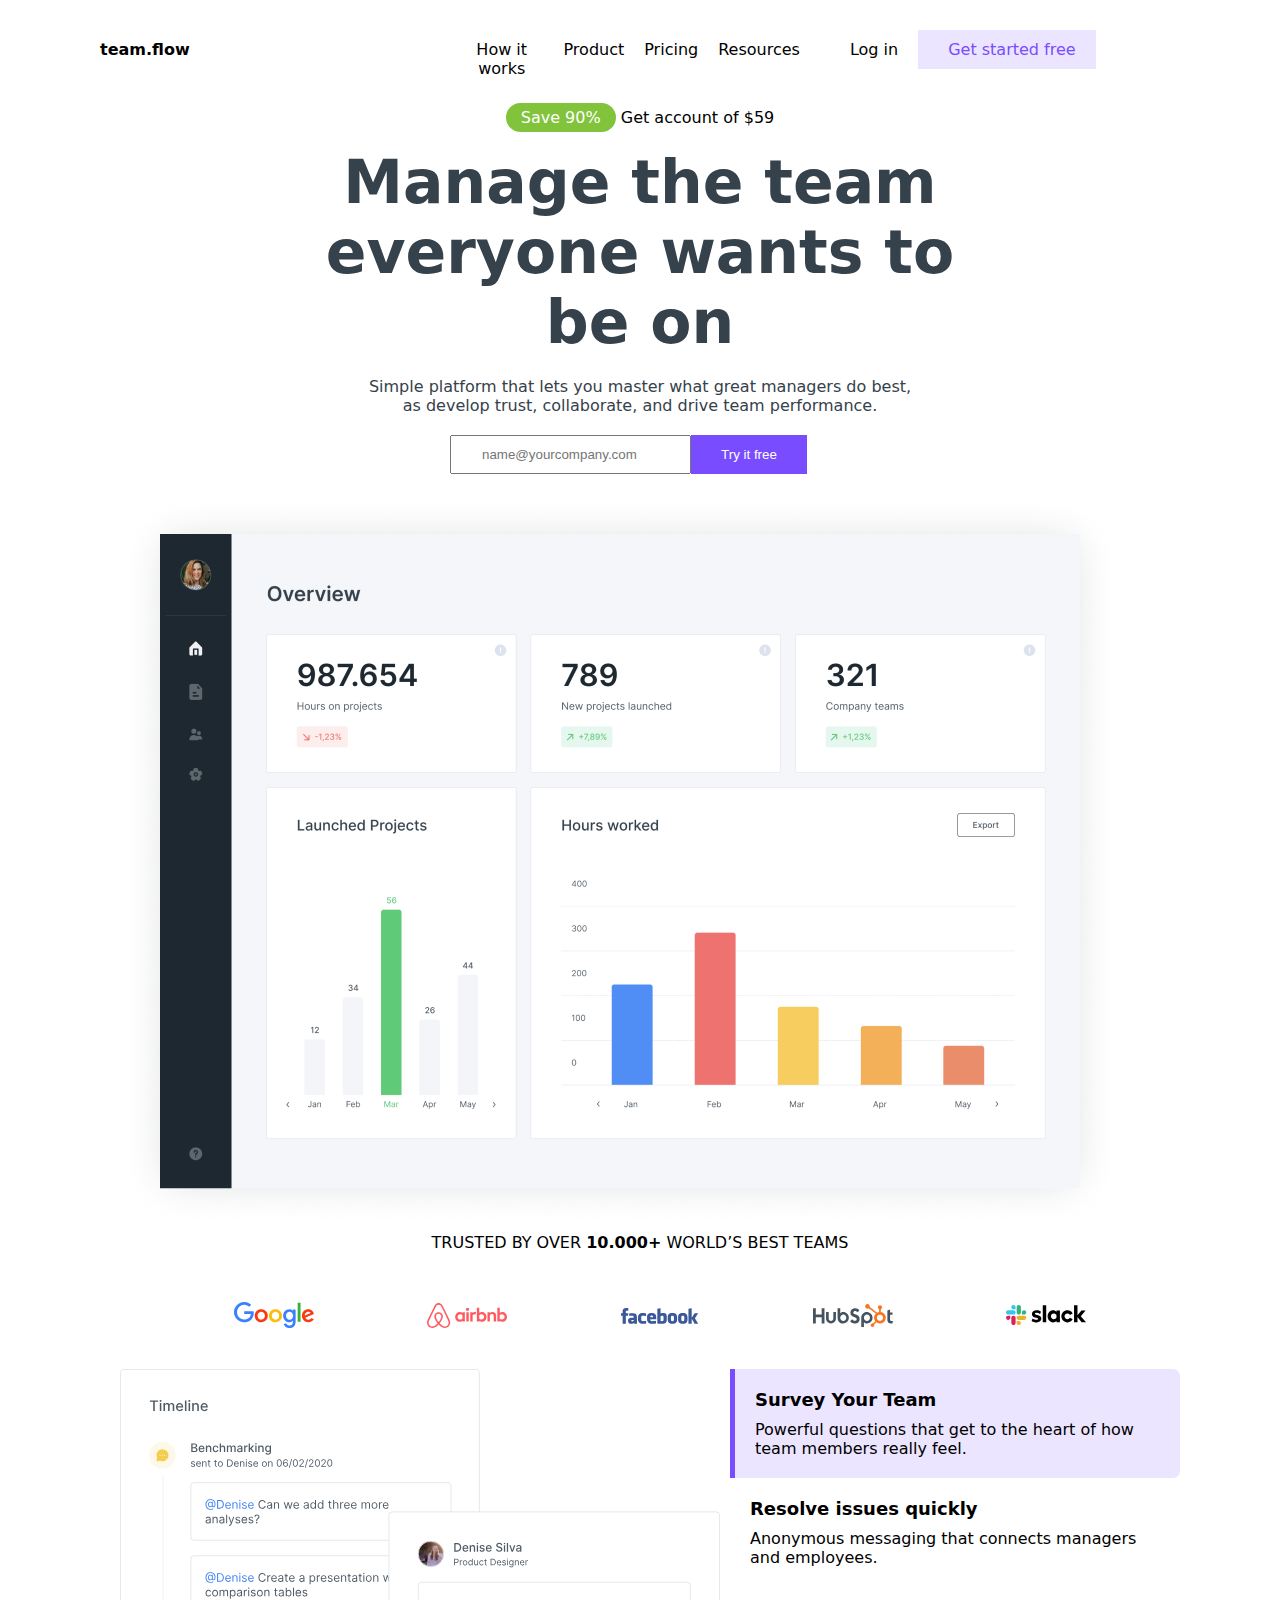
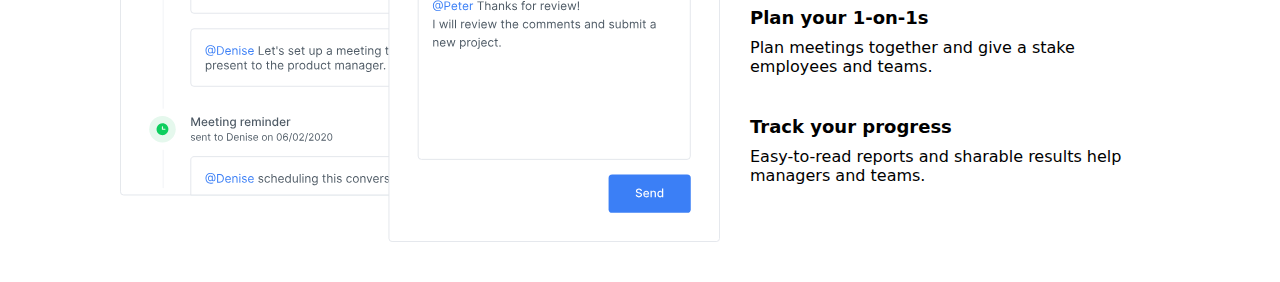
<file: pending-main/figma file/index.html>
<!DOCTYPE html>
<html lang="en">

<head>
  <meta charset="UTF-8" />
  <meta name="viewport" content="width=device-width, initial-scale=1.0" />
  <title>Document</title>
  <link rel="stylesheet" href="style.css" />
</head>

<body>
  <div class="main-container" id="uni-padding">
    <header>
      <h4 class="section-33">team.flow</h4>
      <div>
        <ul class="section-33">
          <li>How it works</li>
          <li>Product</li>
          <li>Pricing</li>
          <li>Resources</li>
        </ul>
      </div>
      <div class="section-33">
        <p class="log-in">Log in</p>
        <p class="get-srt-free">Get started free</p>
      </div>
    </header>

  </div>
  <div class="bus-details" id="uni-padding">
    <div class="discount-ofr">
      <span class="save-btn">Save 90%</span>
      <span class="get-ac-btn">Get account of $59</span>
    </div>
    <h1 class="txt-motive">Manage the team everyone wants to be on</h1>
    <p class="para-desce">Simple platform that lets you master what great managers do best,<br>
      as develop trust, collaborate, and drive team performance.</p>
      <div class="cmnydetails">
      <span ><input type="text" placeholder="name@yourcompany.com" class="comp-email"></span>
      <span ><button class="try-btn">Try it free</button></span>
      </div>
      <img src="Graph 2 1.png">
  </div>
  <div class="logos" id="uni-padding">
    <p class="trst-teams">
      TRUSTED BY OVER <b>10.000+</b> WORLD’S
      BEST TEAMS
    </p>
    <div class="sponsor-logos">
      <img src="../svg/gogole.svg">
      <img src="../svg/airnub.svg">
      <img src="../svg/fb.svg">
      <img src="../svg/hs.svg">
      <img src="../svg/slack.svg">
    </div>
    <div class="timeline-div">
      <img src="../svg/timeline.svg" class="timelinebox">
      <div class="timeline-container">
        <div class="timeline">
          <h2>Survey Your Team</h2>
          <p>
            Powerful questions that get to the heart of how team members really
            feel.
          </p>
        </div>
        <div class="timeline">
          <h2>Resolve issues quickly</h2>
          <p>Anonymous messaging that connects managers and employees.</p>
        </div>
        <div class="timeline">
          <h2>Plan your 1-on-1s</h2>
          <p>Plan meetings together and give a stake employees and teams.</p>
        </div>
        <div class="timeline">
          <h2>Track your progress</h2>
          <p>
            Easy-to-read reports and sharable results help managers and teams.
          </p>
        </div>
      </div>
  </div>
</div>
</body>

</html>
</file>
<file: pending-main/figma file/style.css>
* {
    margin: 0;
    padding: 0;
}

body {
    font-family: system-ui, -apple-system, BlinkMacSystemFont, 'Segoe UI', Roboto, Oxygen, Ubuntu, Cantarell, 'Open Sans', 'Helvetica Neue', sans-serif;
}

#uni-padding {
    padding: 0px 100px;
}

/* main container */

.main-container {
    overflow: auto;
    box-sizing: border-box;

}

.section-33 {
    float: left;
    display: flex;
    text-align: center;
    width: 33.33%;
    padding: 30px 0px;

}

.main-container h4 {
    padding-top: 40px;

}

.main-container ul {
    list-style-type: none;
    padding-top: 40px;

}

.section-33 li {
    padding-right: 20px;
}

.section-33 p {
    text-align: right !important;
    padding: 10px 20px;
    padding-left: 30px;
}

.get-srt-free {
    background-color: #ECE5FF;

    color: #794CFF;
    font-weight: 500;
}

.discount-ofr {
    text-align: center;
    align-items: center;
}

.save-btn {
    background-color: #81C43B;
    padding: 5px 15px;
    border-radius: 20px;
    color: white;
    font-weight: 500;
}

.txt-motive {
    text-align: center;
    padding: 20px 180px;
    font-size: 60px;
    color: #35414B;
}

.para-desce {
    text-align: center;
    color: #35414B;

}

.cmnydetails {
    align-items: center;
    padding: 20px 350px;
    margin: 0px;

}

.comp-email {
    padding: 10px 30px;


}

.try-btn {
    padding: 12px 30px;
    color: white;
    background-color: #794CFF;
    border: none;
    transform: translateX(-5px);

}

img {
    width: auto;
    transform: translateX(20px);
}

.logos {
    padding: 50px 20px;
    width: auto;
}

.sponsor-logos {
    display: flex;
    align-items: center;
    justify-content:space-evenly;
    margin-top: 50px;
}
.trst-teams{
    text-align: center;
}

.timeline-div{
    flex-direction: row;
    display: flex;
    gap: 30px;
    box-sizing: border-box;
    padding: 40px 0px;
}
.timeline-container{
    
    justify-content: center;
    align-items: center;
}
.timeline{
    flex: 1;
    display: flex;
    flex-direction: column;
    justify-content: center;
    gap: 10px;
    padding: 20px;
}
.timeline > h2{
    font-size: 18px;
}
.timelinebox{
    width: 600px;
}
.timeline:first-child{
    border-left: 5px solid #794CFF;
    background-color: #ECE5FF;
    border-top-right-radius: 7px;
    border-bottom-right-radius: 7px;
}


@media (max-width: 550px) {
    body{
        background-color: #81C43B;
    }
}
</file>
